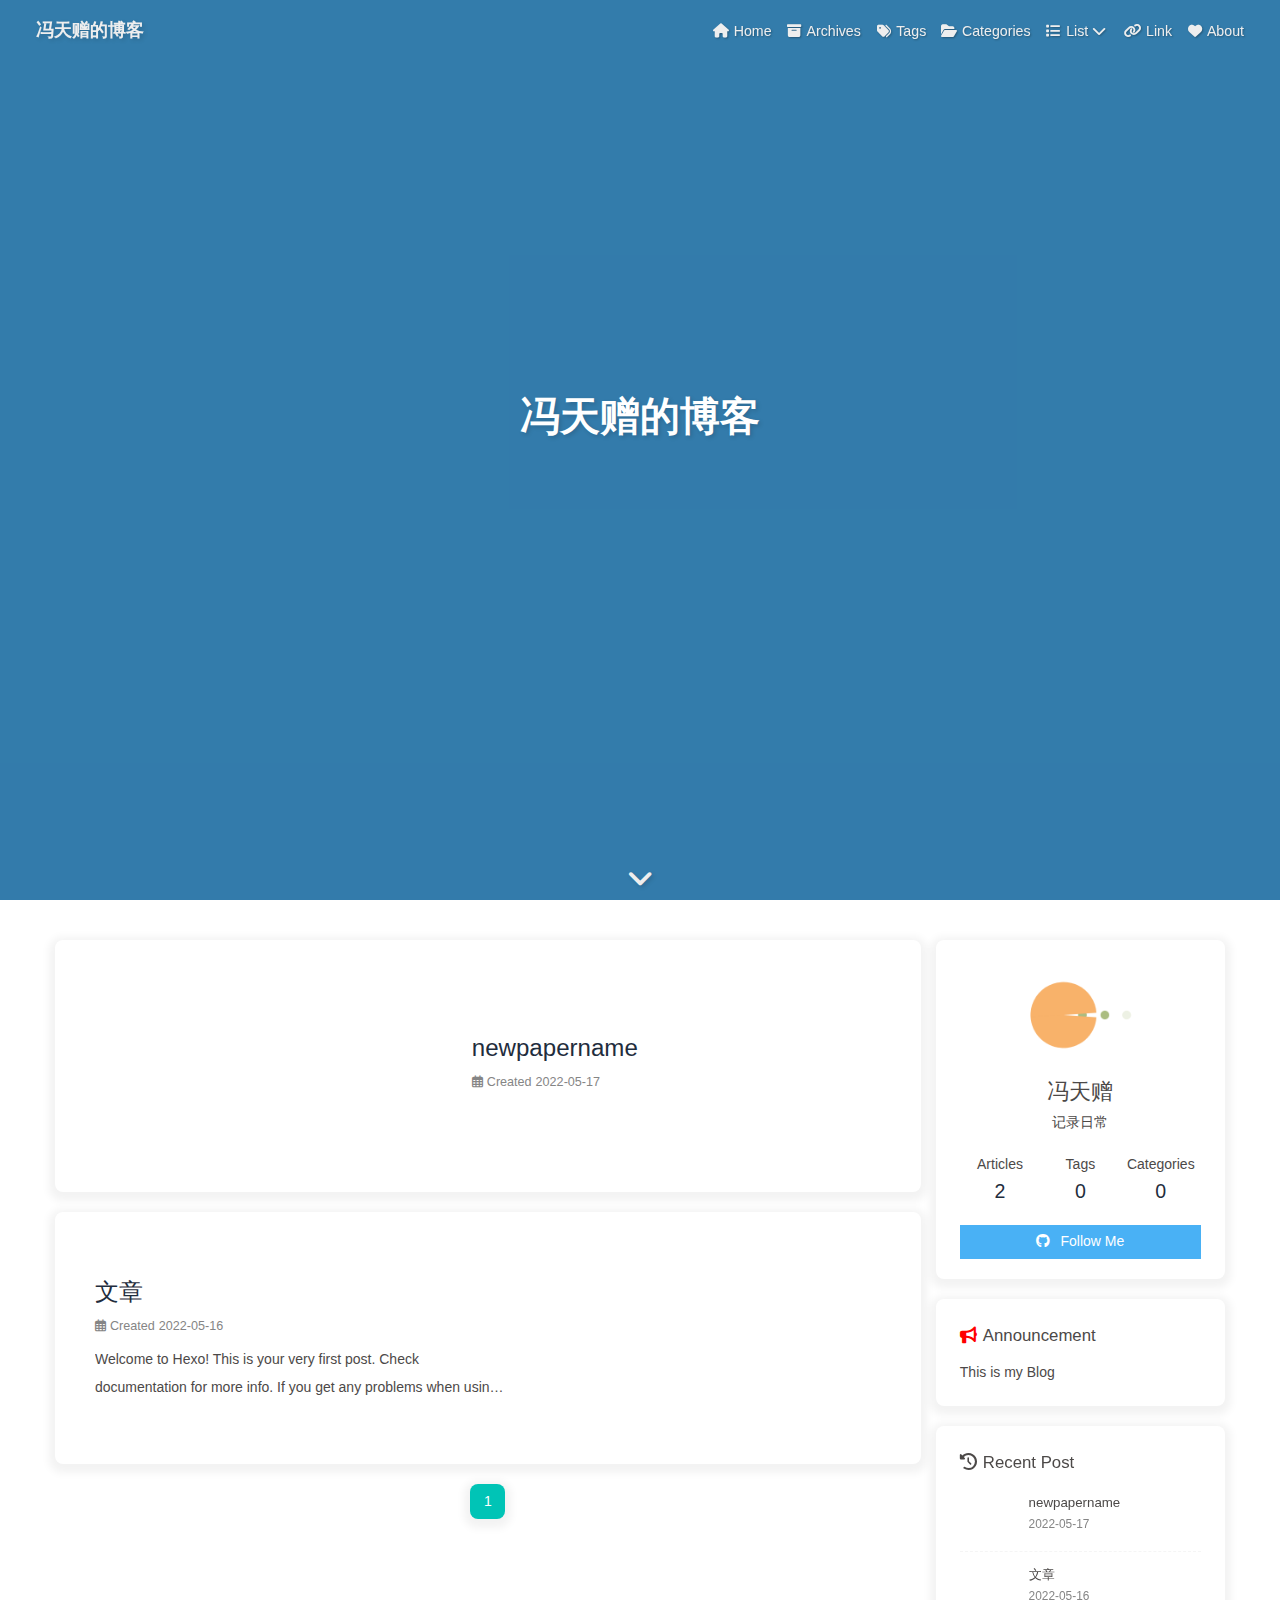
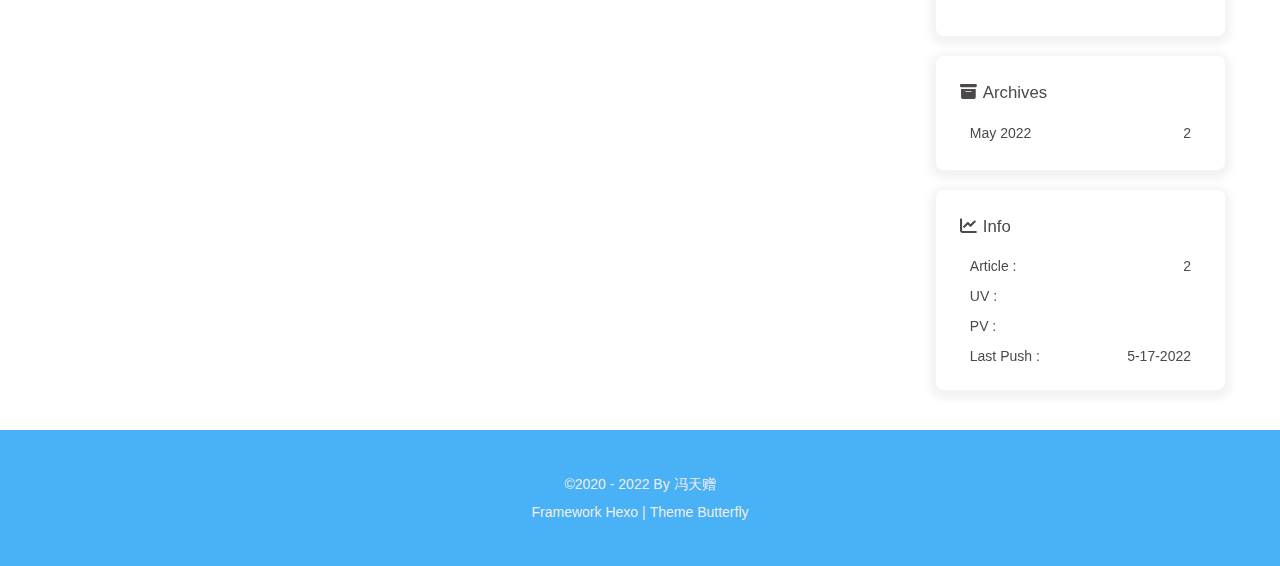
<file: index.html>
<!DOCTYPE html><html lang="js" data-theme="light"><head><meta charset="UTF-8"><meta http-equiv="X-UA-Compatible" content="IE=edge"><meta name="viewport" content="width=device-width, initial-scale=1.0, maximum-scale=1.0, user-scalable=no"><title>冯天赠的博客 - 博客</title><meta name="author" content="冯天赠"><meta name="copyright" content="冯天赠"><meta name="format-detection" content="telephone=no"><meta name="theme-color" content="#ffffff"><meta name="description" content="记录日常">
<meta property="og:type" content="website">
<meta property="og:title" content="冯天赠的博客">
<meta property="og:url" content="http://fengtianzeng.co/index.html">
<meta property="og:site_name" content="冯天赠的博客">
<meta property="og:description" content="记录日常">
<meta property="og:locale">
<meta property="og:image" content="https://i.loli.net/2021/02/24/5O1day2nriDzjSu.png">
<meta property="article:author" content="冯天赠">
<meta name="twitter:card" content="summary">
<meta name="twitter:image" content="https://i.loli.net/2021/02/24/5O1day2nriDzjSu.png"><link rel="shortcut icon" href="/img/favicon.png"><link rel="canonical" href="http://fengtianzeng.co/"><link rel="preconnect" href="//cdn.jsdelivr.net"/><link rel="preconnect" href="//busuanzi.ibruce.info"/><link rel="stylesheet" href="/css/index.css"><link rel="stylesheet" href="https://cdn.jsdelivr.net/npm/@fortawesome/fontawesome-free@6/css/all.min.css" media="print" onload="this.media='all'"><link rel="stylesheet" href="https://cdn.jsdelivr.net/npm/@fancyapps/ui/dist/fancybox.css" media="print" onload="this.media='all'"><script>const GLOBAL_CONFIG = { 
  root: '/',
  algolia: undefined,
  localSearch: undefined,
  translate: undefined,
  noticeOutdate: undefined,
  highlight: {"plugin":"highlighjs","highlightCopy":true,"highlightLang":true,"highlightHeightLimit":false},
  copy: {
    success: 'Copy successfully',
    error: 'Copy error',
    noSupport: 'The browser does not support'
  },
  relativeDate: {
    homepage: false,
    post: false
  },
  runtime: '',
  date_suffix: {
    just: 'Just',
    min: 'minutes ago',
    hour: 'hours ago',
    day: 'days ago',
    month: 'months ago'
  },
  copyright: undefined,
  lightbox: 'fancybox',
  Snackbar: undefined,
  source: {
    justifiedGallery: {
      js: 'https://cdn.jsdelivr.net/npm/flickr-justified-gallery@2/dist/fjGallery.min.js',
      css: 'https://cdn.jsdelivr.net/npm/flickr-justified-gallery@2/dist/fjGallery.min.css'
    }
  },
  isPhotoFigcaption: false,
  islazyload: false,
  isAnchor: false
}</script><script id="config-diff">var GLOBAL_CONFIG_SITE = {
  title: '冯天赠的博客',
  isPost: false,
  isHome: true,
  isHighlightShrink: false,
  isToc: false,
  postUpdate: '2022-05-17 10:05:20'
}</script><noscript><style type="text/css">
  #nav {
    opacity: 1
  }
  .justified-gallery img {
    opacity: 1
  }

  #recent-posts time,
  #post-meta time {
    display: inline !important
  }
</style></noscript><script>(win=>{
    win.saveToLocal = {
      set: function setWithExpiry(key, value, ttl) {
        if (ttl === 0) return
        const now = new Date()
        const expiryDay = ttl * 86400000
        const item = {
          value: value,
          expiry: now.getTime() + expiryDay,
        }
        localStorage.setItem(key, JSON.stringify(item))
      },

      get: function getWithExpiry(key) {
        const itemStr = localStorage.getItem(key)

        if (!itemStr) {
          return undefined
        }
        const item = JSON.parse(itemStr)
        const now = new Date()

        if (now.getTime() > item.expiry) {
          localStorage.removeItem(key)
          return undefined
        }
        return item.value
      }
    }
  
    win.getScript = url => new Promise((resolve, reject) => {
      const script = document.createElement('script')
      script.src = url
      script.async = true
      script.onerror = reject
      script.onload = script.onreadystatechange = function() {
        const loadState = this.readyState
        if (loadState && loadState !== 'loaded' && loadState !== 'complete') return
        script.onload = script.onreadystatechange = null
        resolve()
      }
      document.head.appendChild(script)
    })
  
      win.activateDarkMode = function () {
        document.documentElement.setAttribute('data-theme', 'dark')
        if (document.querySelector('meta[name="theme-color"]') !== null) {
          document.querySelector('meta[name="theme-color"]').setAttribute('content', '#0d0d0d')
        }
      }
      win.activateLightMode = function () {
        document.documentElement.setAttribute('data-theme', 'light')
        if (document.querySelector('meta[name="theme-color"]') !== null) {
          document.querySelector('meta[name="theme-color"]').setAttribute('content', '#ffffff')
        }
      }
      const t = saveToLocal.get('theme')
    
          if (t === 'dark') activateDarkMode()
          else if (t === 'light') activateLightMode()
        
      const asideStatus = saveToLocal.get('aside-status')
      if (asideStatus !== undefined) {
        if (asideStatus === 'hide') {
          document.documentElement.classList.add('hide-aside')
        } else {
          document.documentElement.classList.remove('hide-aside')
        }
      }
    
    const detectApple = () => {
      if(/iPad|iPhone|iPod|Macintosh/.test(navigator.userAgent)){
        document.documentElement.classList.add('apple')
      }
    }
    detectApple()
    })(window)</script><meta name="generator" content="Hexo 5.4.2"></head><body><div id="sidebar"><div id="menu-mask"></div><div id="sidebar-menus"><div class="avatar-img is-center"><img src="https://i.loli.net/2021/02/24/5O1day2nriDzjSu.png" onerror="onerror=null;src='/img/friend_404.gif'" alt="avatar"/></div><div class="sidebar-site-data site-data is-center"><a href="/archives/"><div class="headline">Articles</div><div class="length-num">2</div></a><a href="/tags/"><div class="headline">Tags</div><div class="length-num">0</div></a><a href="/categories/"><div class="headline">Categories</div><div class="length-num">0</div></a></div><hr/><div class="menus_items"><div class="menus_item"><a class="site-page" href="/"><i class="fa-fw fas fa-home"></i><span> Home</span></a></div><div class="menus_item"><a class="site-page" href="/archives/"><i class="fa-fw fas fa-archive"></i><span> Archives</span></a></div><div class="menus_item"><a class="site-page" href="/tags/"><i class="fa-fw fas fa-tags"></i><span> Tags</span></a></div><div class="menus_item"><a class="site-page" href="/categories/"><i class="fa-fw fas fa-folder-open"></i><span> Categories</span></a></div><div class="menus_item"><a class="site-page group" href="javascript:void(0);"><i class="fa-fw fas fa-list"></i><span> List</span><i class="fas fa-chevron-down"></i></a><ul class="menus_item_child"><li><a class="site-page child" href="/music/"><i class="fa-fw fas fa-music"></i><span> Music</span></a></li><li><a class="site-page child" href="/movies/"><i class="fa-fw fas fa-video"></i><span> Movie</span></a></li></ul></div><div class="menus_item"><a class="site-page" href="/link/"><i class="fa-fw fas fa-link"></i><span> Link</span></a></div><div class="menus_item"><a class="site-page" href="/about/"><i class="fa-fw fas fa-heart"></i><span> About</span></a></div></div></div></div><div class="page" id="body-wrap"><header class="full_page" id="page-header"><nav id="nav"><span id="blog_name"><a id="site-name" href="/">冯天赠的博客</a></span><div id="menus"><div class="menus_items"><div class="menus_item"><a class="site-page" href="/"><i class="fa-fw fas fa-home"></i><span> Home</span></a></div><div class="menus_item"><a class="site-page" href="/archives/"><i class="fa-fw fas fa-archive"></i><span> Archives</span></a></div><div class="menus_item"><a class="site-page" href="/tags/"><i class="fa-fw fas fa-tags"></i><span> Tags</span></a></div><div class="menus_item"><a class="site-page" href="/categories/"><i class="fa-fw fas fa-folder-open"></i><span> Categories</span></a></div><div class="menus_item"><a class="site-page group" href="javascript:void(0);"><i class="fa-fw fas fa-list"></i><span> List</span><i class="fas fa-chevron-down"></i></a><ul class="menus_item_child"><li><a class="site-page child" href="/music/"><i class="fa-fw fas fa-music"></i><span> Music</span></a></li><li><a class="site-page child" href="/movies/"><i class="fa-fw fas fa-video"></i><span> Movie</span></a></li></ul></div><div class="menus_item"><a class="site-page" href="/link/"><i class="fa-fw fas fa-link"></i><span> Link</span></a></div><div class="menus_item"><a class="site-page" href="/about/"><i class="fa-fw fas fa-heart"></i><span> About</span></a></div></div><div id="toggle-menu"><a class="site-page"><i class="fas fa-bars fa-fw"></i></a></div></div></nav><div id="site-info"><h1 id="site-title">冯天赠的博客</h1></div><div id="scroll-down"><i class="fas fa-angle-down scroll-down-effects"></i></div></header><main class="layout" id="content-inner"><div class="recent-posts" id="recent-posts"><div class="recent-post-item"><div class="post_cover left"><a href="/2022/05/17/newpapername/" title="newpapername"><img class="post_bg" src="[data-uri]" onerror="this.onerror=null;this.src='/img/404.jpg'" alt="newpapername"></a></div><div class="recent-post-info"><a class="article-title" href="/2022/05/17/newpapername/" title="newpapername">newpapername</a><div class="article-meta-wrap"><span class="post-meta-date"><i class="far fa-calendar-alt"></i><span class="article-meta-label">Created</span><time datetime="2022-05-17T00:41:28.000Z" title="Created 2022-05-17 00:41:28">2022-05-17</time></span></div><div class="content"></div></div></div><div class="recent-post-item"><div class="post_cover right"><a href="/2022/05/16/hello-world/" title="文章"><img class="post_bg" src="[data-uri]" onerror="this.onerror=null;this.src='/img/404.jpg'" alt="文章"></a></div><div class="recent-post-info"><a class="article-title" href="/2022/05/16/hello-world/" title="文章">文章</a><div class="article-meta-wrap"><span class="post-meta-date"><i class="far fa-calendar-alt"></i><span class="article-meta-label">Created</span><time datetime="2022-05-16T15:55:21.569Z" title="Created 2022-05-16 15:55:21">2022-05-16</time></span></div><div class="content">Welcome to Hexo! This is your very first post. Check documentation for more info. If you get any problems when using Hexo, you can find the answer in troubleshooting or you can ask me on GitHub.
Quick StartCreate a new post1$ hexo new &quot;My New Post&quot;

More info: Writing
Run server1$ hexo server

More info: Server
Generate static files1$ hexo generate

More info: Generating
Deploy to remote sites1$ hexo deploy

More info: Deployment
</div></div></div><nav id="pagination"><div class="pagination"><span class="page-number current">1</span></div></nav></div><div class="aside-content" id="aside-content"><div class="card-widget card-info"><div class="is-center"><div class="avatar-img"><img src="https://i.loli.net/2021/02/24/5O1day2nriDzjSu.png" onerror="this.onerror=null;this.src='/img/friend_404.gif'" alt="avatar"/></div><div class="author-info__name">冯天赠</div><div class="author-info__description">记录日常</div></div><div class="card-info-data site-data is-center"><a href="/archives/"><div class="headline">Articles</div><div class="length-num">2</div></a><a href="/tags/"><div class="headline">Tags</div><div class="length-num">0</div></a><a href="/categories/"><div class="headline">Categories</div><div class="length-num">0</div></a></div><a id="card-info-btn" target="_blank" rel="noopener" href="https://github.com/xxxxxx"><i class="fab fa-github"></i><span>Follow Me</span></a></div><div class="card-widget card-announcement"><div class="item-headline"><i class="fas fa-bullhorn fa-shake"></i><span>Announcement</span></div><div class="announcement_content">This is my Blog</div></div><div class="sticky_layout"><div class="card-widget card-recent-post"><div class="item-headline"><i class="fas fa-history"></i><span>Recent Post</span></div><div class="aside-list"><div class="aside-list-item"><a class="thumbnail" href="/2022/05/17/newpapername/" title="newpapername"><img src="[data-uri]" onerror="this.onerror=null;this.src='/img/404.jpg'" alt="newpapername"/></a><div class="content"><a class="title" href="/2022/05/17/newpapername/" title="newpapername">newpapername</a><time datetime="2022-05-17T00:41:28.000Z" title="Created 2022-05-17 00:41:28">2022-05-17</time></div></div><div class="aside-list-item"><a class="thumbnail" href="/2022/05/16/hello-world/" title="文章"><img src="[data-uri]" onerror="this.onerror=null;this.src='/img/404.jpg'" alt="文章"/></a><div class="content"><a class="title" href="/2022/05/16/hello-world/" title="文章">文章</a><time datetime="2022-05-16T15:55:21.569Z" title="Created 2022-05-16 15:55:21">2022-05-16</time></div></div></div></div><div class="card-widget card-archives"><div class="item-headline"><i class="fas fa-archive"></i><span>Archives</span></div><ul class="card-archive-list"><li class="card-archive-list-item"><a class="card-archive-list-link" href="/archives/2022/05/"><span class="card-archive-list-date">May 2022</span><span class="card-archive-list-count">2</span></a></li></ul></div><div class="card-widget card-webinfo"><div class="item-headline"><i class="fas fa-chart-line"></i><span>Info</span></div><div class="webinfo"><div class="webinfo-item"><div class="item-name">Article :</div><div class="item-count">2</div></div><div class="webinfo-item"><div class="item-name">UV :</div><div class="item-count" id="busuanzi_value_site_uv"></div></div><div class="webinfo-item"><div class="item-name">PV :</div><div class="item-count" id="busuanzi_value_site_pv"></div></div><div class="webinfo-item"><div class="item-name">Last Push :</div><div class="item-count" id="last-push-date" data-lastPushDate="2022-05-17T10:05:20.749Z"></div></div></div></div></div></div></main><footer id="footer"><div id="footer-wrap"><div class="copyright">&copy;2020 - 2022 By 冯天赠</div><div class="framework-info"><span>Framework </span><a target="_blank" rel="noopener" href="https://hexo.io">Hexo</a><span class="footer-separator">|</span><span>Theme </span><a target="_blank" rel="noopener" href="https://github.com/jerryc127/hexo-theme-butterfly">Butterfly</a></div></div></footer></div><div id="rightside"><div id="rightside-config-hide"><button id="darkmode" type="button" title="Toggle Between Light And Dark Mode"><i class="fas fa-adjust"></i></button><button id="hide-aside-btn" type="button" title="Toggle between single-column and double-column"><i class="fas fa-arrows-alt-h"></i></button></div><div id="rightside-config-show"><button id="rightside_config" type="button" title="Setting"><i class="fas fa-cog fa-spin"></i></button><button id="go-up" type="button" title="Back To Top"><i class="fas fa-arrow-up"></i></button></div></div><div><script src="/js/utils.js"></script><script src="/js/main.js"></script><script src="https://cdn.jsdelivr.net/npm/@fancyapps/ui/dist/fancybox.umd.js"></script><div class="js-pjax"></div><script async data-pjax src="//busuanzi.ibruce.info/busuanzi/2.3/busuanzi.pure.mini.js"></script></div></body></html>
</file>
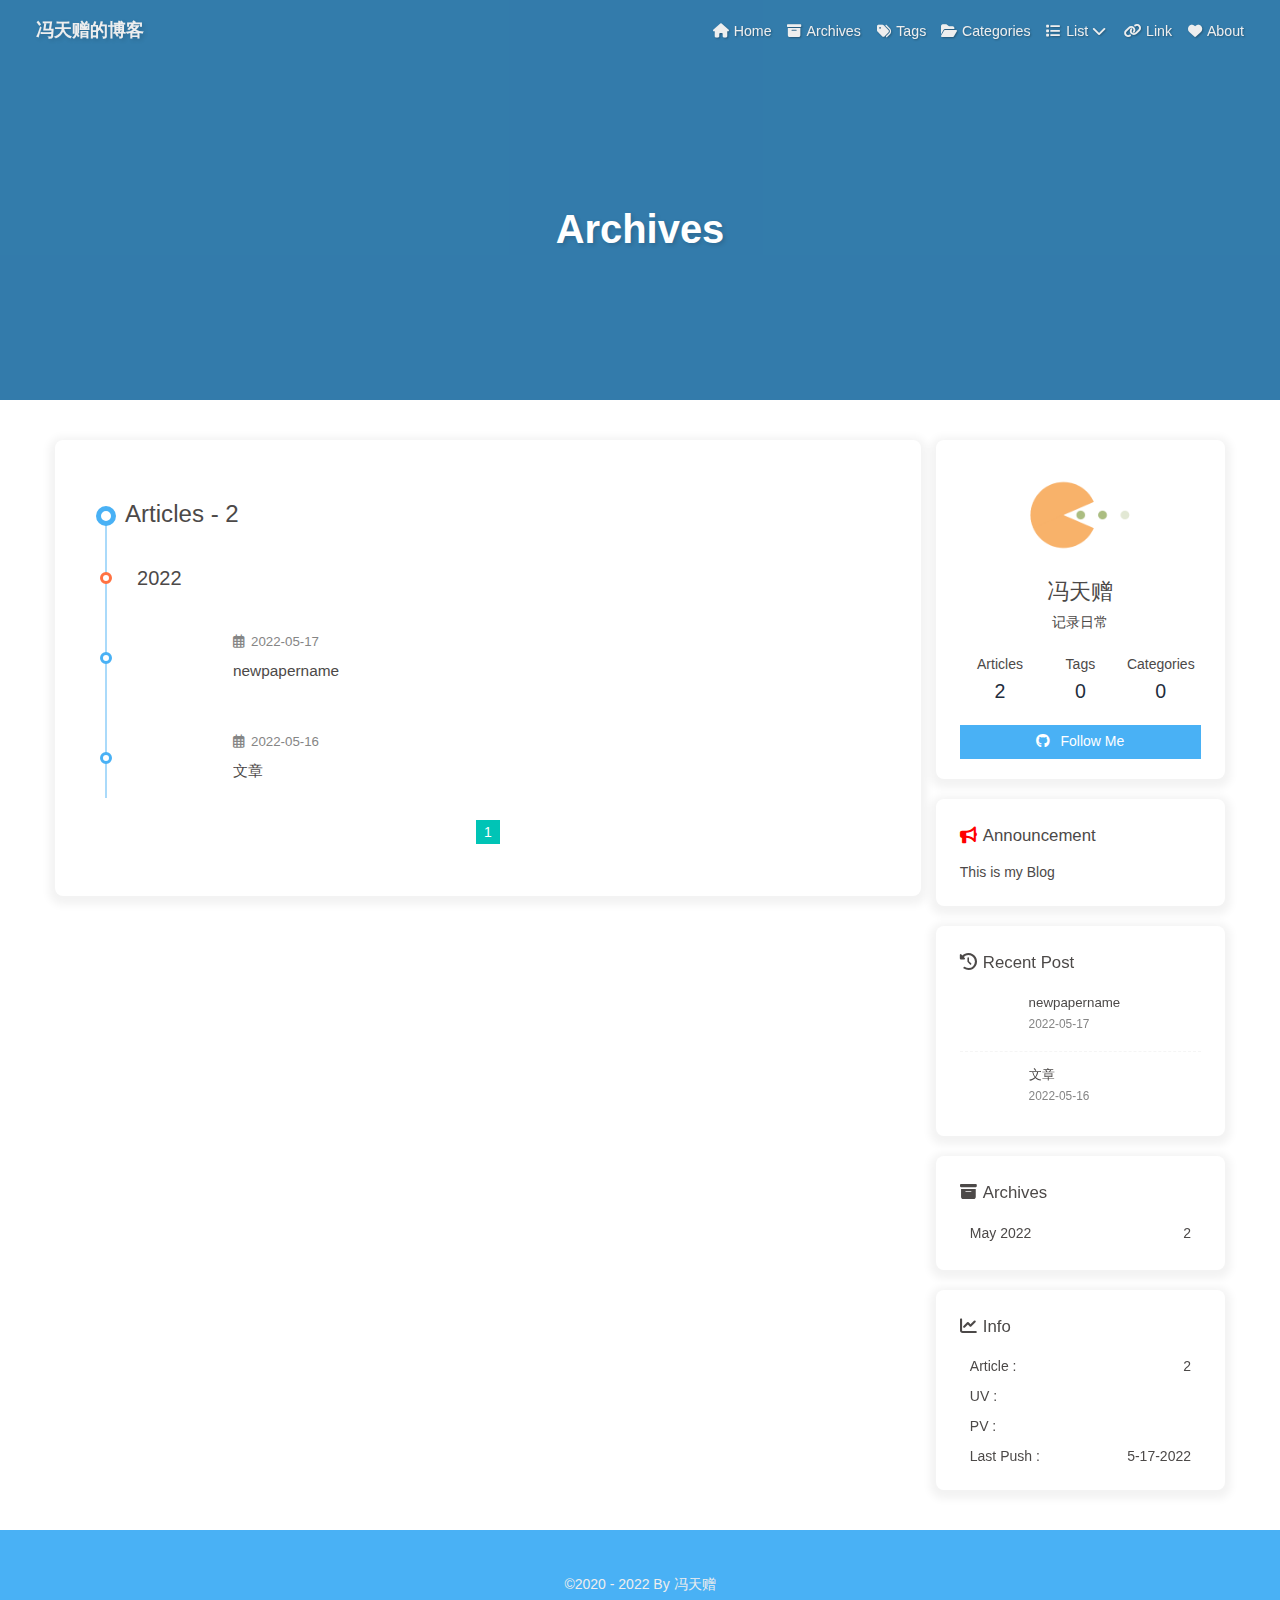
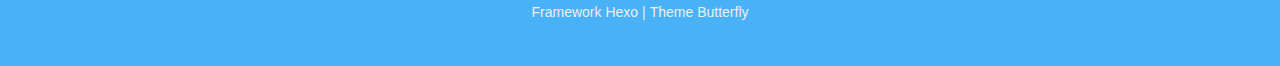
<file: archives/index.html>
<!DOCTYPE html><html lang="js" data-theme="light"><head><meta charset="UTF-8"><meta http-equiv="X-UA-Compatible" content="IE=edge"><meta name="viewport" content="width=device-width, initial-scale=1.0, maximum-scale=1.0, user-scalable=no"><title>Archives | 冯天赠的博客</title><meta name="author" content="冯天赠"><meta name="copyright" content="冯天赠"><meta name="format-detection" content="telephone=no"><meta name="theme-color" content="#ffffff"><meta name="description" content="记录日常">
<meta property="og:type" content="website">
<meta property="og:title" content="冯天赠的博客">
<meta property="og:url" content="http://fengtianzeng.co/archives/index.html">
<meta property="og:site_name" content="冯天赠的博客">
<meta property="og:description" content="记录日常">
<meta property="og:locale">
<meta property="og:image" content="https://i.loli.net/2021/02/24/5O1day2nriDzjSu.png">
<meta property="article:author" content="冯天赠">
<meta name="twitter:card" content="summary">
<meta name="twitter:image" content="https://i.loli.net/2021/02/24/5O1day2nriDzjSu.png"><link rel="shortcut icon" href="/img/favicon.png"><link rel="canonical" href="http://fengtianzeng.co/archives/"><link rel="preconnect" href="//cdn.jsdelivr.net"/><link rel="preconnect" href="//busuanzi.ibruce.info"/><link rel="stylesheet" href="/css/index.css"><link rel="stylesheet" href="https://cdn.jsdelivr.net/npm/@fortawesome/fontawesome-free@6/css/all.min.css" media="print" onload="this.media='all'"><link rel="stylesheet" href="https://cdn.jsdelivr.net/npm/@fancyapps/ui/dist/fancybox.css" media="print" onload="this.media='all'"><script>const GLOBAL_CONFIG = { 
  root: '/',
  algolia: undefined,
  localSearch: undefined,
  translate: undefined,
  noticeOutdate: undefined,
  highlight: {"plugin":"highlighjs","highlightCopy":true,"highlightLang":true,"highlightHeightLimit":false},
  copy: {
    success: 'Copy successfully',
    error: 'Copy error',
    noSupport: 'The browser does not support'
  },
  relativeDate: {
    homepage: false,
    post: false
  },
  runtime: '',
  date_suffix: {
    just: 'Just',
    min: 'minutes ago',
    hour: 'hours ago',
    day: 'days ago',
    month: 'months ago'
  },
  copyright: undefined,
  lightbox: 'fancybox',
  Snackbar: undefined,
  source: {
    justifiedGallery: {
      js: 'https://cdn.jsdelivr.net/npm/flickr-justified-gallery@2/dist/fjGallery.min.js',
      css: 'https://cdn.jsdelivr.net/npm/flickr-justified-gallery@2/dist/fjGallery.min.css'
    }
  },
  isPhotoFigcaption: false,
  islazyload: false,
  isAnchor: false
}</script><script id="config-diff">var GLOBAL_CONFIG_SITE = {
  title: 'Archives',
  isPost: false,
  isHome: false,
  isHighlightShrink: false,
  isToc: false,
  postUpdate: '2022-05-17 10:05:20'
}</script><noscript><style type="text/css">
  #nav {
    opacity: 1
  }
  .justified-gallery img {
    opacity: 1
  }

  #recent-posts time,
  #post-meta time {
    display: inline !important
  }
</style></noscript><script>(win=>{
    win.saveToLocal = {
      set: function setWithExpiry(key, value, ttl) {
        if (ttl === 0) return
        const now = new Date()
        const expiryDay = ttl * 86400000
        const item = {
          value: value,
          expiry: now.getTime() + expiryDay,
        }
        localStorage.setItem(key, JSON.stringify(item))
      },

      get: function getWithExpiry(key) {
        const itemStr = localStorage.getItem(key)

        if (!itemStr) {
          return undefined
        }
        const item = JSON.parse(itemStr)
        const now = new Date()

        if (now.getTime() > item.expiry) {
          localStorage.removeItem(key)
          return undefined
        }
        return item.value
      }
    }
  
    win.getScript = url => new Promise((resolve, reject) => {
      const script = document.createElement('script')
      script.src = url
      script.async = true
      script.onerror = reject
      script.onload = script.onreadystatechange = function() {
        const loadState = this.readyState
        if (loadState && loadState !== 'loaded' && loadState !== 'complete') return
        script.onload = script.onreadystatechange = null
        resolve()
      }
      document.head.appendChild(script)
    })
  
      win.activateDarkMode = function () {
        document.documentElement.setAttribute('data-theme', 'dark')
        if (document.querySelector('meta[name="theme-color"]') !== null) {
          document.querySelector('meta[name="theme-color"]').setAttribute('content', '#0d0d0d')
        }
      }
      win.activateLightMode = function () {
        document.documentElement.setAttribute('data-theme', 'light')
        if (document.querySelector('meta[name="theme-color"]') !== null) {
          document.querySelector('meta[name="theme-color"]').setAttribute('content', '#ffffff')
        }
      }
      const t = saveToLocal.get('theme')
    
          if (t === 'dark') activateDarkMode()
          else if (t === 'light') activateLightMode()
        
      const asideStatus = saveToLocal.get('aside-status')
      if (asideStatus !== undefined) {
        if (asideStatus === 'hide') {
          document.documentElement.classList.add('hide-aside')
        } else {
          document.documentElement.classList.remove('hide-aside')
        }
      }
    
    const detectApple = () => {
      if(/iPad|iPhone|iPod|Macintosh/.test(navigator.userAgent)){
        document.documentElement.classList.add('apple')
      }
    }
    detectApple()
    })(window)</script><meta name="generator" content="Hexo 5.4.2"></head><body><div id="sidebar"><div id="menu-mask"></div><div id="sidebar-menus"><div class="avatar-img is-center"><img src="https://i.loli.net/2021/02/24/5O1day2nriDzjSu.png" onerror="onerror=null;src='/img/friend_404.gif'" alt="avatar"/></div><div class="sidebar-site-data site-data is-center"><a href="/archives/"><div class="headline">Articles</div><div class="length-num">2</div></a><a href="/tags/"><div class="headline">Tags</div><div class="length-num">0</div></a><a href="/categories/"><div class="headline">Categories</div><div class="length-num">0</div></a></div><hr/><div class="menus_items"><div class="menus_item"><a class="site-page" href="/"><i class="fa-fw fas fa-home"></i><span> Home</span></a></div><div class="menus_item"><a class="site-page" href="/archives/"><i class="fa-fw fas fa-archive"></i><span> Archives</span></a></div><div class="menus_item"><a class="site-page" href="/tags/"><i class="fa-fw fas fa-tags"></i><span> Tags</span></a></div><div class="menus_item"><a class="site-page" href="/categories/"><i class="fa-fw fas fa-folder-open"></i><span> Categories</span></a></div><div class="menus_item"><a class="site-page group" href="javascript:void(0);"><i class="fa-fw fas fa-list"></i><span> List</span><i class="fas fa-chevron-down"></i></a><ul class="menus_item_child"><li><a class="site-page child" href="/music/"><i class="fa-fw fas fa-music"></i><span> Music</span></a></li><li><a class="site-page child" href="/movies/"><i class="fa-fw fas fa-video"></i><span> Movie</span></a></li></ul></div><div class="menus_item"><a class="site-page" href="/link/"><i class="fa-fw fas fa-link"></i><span> Link</span></a></div><div class="menus_item"><a class="site-page" href="/about/"><i class="fa-fw fas fa-heart"></i><span> About</span></a></div></div></div></div><div class="page" id="body-wrap"><header class="not-home-page" id="page-header"><nav id="nav"><span id="blog_name"><a id="site-name" href="/">冯天赠的博客</a></span><div id="menus"><div class="menus_items"><div class="menus_item"><a class="site-page" href="/"><i class="fa-fw fas fa-home"></i><span> Home</span></a></div><div class="menus_item"><a class="site-page" href="/archives/"><i class="fa-fw fas fa-archive"></i><span> Archives</span></a></div><div class="menus_item"><a class="site-page" href="/tags/"><i class="fa-fw fas fa-tags"></i><span> Tags</span></a></div><div class="menus_item"><a class="site-page" href="/categories/"><i class="fa-fw fas fa-folder-open"></i><span> Categories</span></a></div><div class="menus_item"><a class="site-page group" href="javascript:void(0);"><i class="fa-fw fas fa-list"></i><span> List</span><i class="fas fa-chevron-down"></i></a><ul class="menus_item_child"><li><a class="site-page child" href="/music/"><i class="fa-fw fas fa-music"></i><span> Music</span></a></li><li><a class="site-page child" href="/movies/"><i class="fa-fw fas fa-video"></i><span> Movie</span></a></li></ul></div><div class="menus_item"><a class="site-page" href="/link/"><i class="fa-fw fas fa-link"></i><span> Link</span></a></div><div class="menus_item"><a class="site-page" href="/about/"><i class="fa-fw fas fa-heart"></i><span> About</span></a></div></div><div id="toggle-menu"><a class="site-page"><i class="fas fa-bars fa-fw"></i></a></div></div></nav><div id="page-site-info"><h1 id="site-title">Archives</h1></div></header><main class="layout" id="content-inner"><div id="archive"><div class="article-sort-title">Articles - 2</div><div class="article-sort"><div class="article-sort-item year">2022</div><div class="article-sort-item"><a class="article-sort-item-img" href="/2022/05/17/newpapername/" title="newpapername"><img src="[data-uri]" alt="newpapername" onerror="this.onerror=null;this.src='/img/404.jpg'"></a><div class="article-sort-item-info"><div class="article-sort-item-time"><i class="far fa-calendar-alt"></i><time class="post-meta-date-created" datetime="2022-05-17T00:41:28.000Z" title="Created 2022-05-17 00:41:28">2022-05-17</time></div><a class="article-sort-item-title" href="/2022/05/17/newpapername/" title="newpapername">newpapername</a></div></div><div class="article-sort-item"><a class="article-sort-item-img" href="/2022/05/16/hello-world/" title="文章"><img src="[data-uri]" alt="文章" onerror="this.onerror=null;this.src='/img/404.jpg'"></a><div class="article-sort-item-info"><div class="article-sort-item-time"><i class="far fa-calendar-alt"></i><time class="post-meta-date-created" datetime="2022-05-16T15:55:21.569Z" title="Created 2022-05-16 15:55:21">2022-05-16</time></div><a class="article-sort-item-title" href="/2022/05/16/hello-world/" title="文章">文章</a></div></div></div><nav id="pagination"><div class="pagination"><span class="page-number current">1</span></div></nav></div><div class="aside-content" id="aside-content"><div class="card-widget card-info"><div class="is-center"><div class="avatar-img"><img src="https://i.loli.net/2021/02/24/5O1day2nriDzjSu.png" onerror="this.onerror=null;this.src='/img/friend_404.gif'" alt="avatar"/></div><div class="author-info__name">冯天赠</div><div class="author-info__description">记录日常</div></div><div class="card-info-data site-data is-center"><a href="/archives/"><div class="headline">Articles</div><div class="length-num">2</div></a><a href="/tags/"><div class="headline">Tags</div><div class="length-num">0</div></a><a href="/categories/"><div class="headline">Categories</div><div class="length-num">0</div></a></div><a id="card-info-btn" target="_blank" rel="noopener" href="https://github.com/xxxxxx"><i class="fab fa-github"></i><span>Follow Me</span></a></div><div class="card-widget card-announcement"><div class="item-headline"><i class="fas fa-bullhorn fa-shake"></i><span>Announcement</span></div><div class="announcement_content">This is my Blog</div></div><div class="sticky_layout"><div class="card-widget card-recent-post"><div class="item-headline"><i class="fas fa-history"></i><span>Recent Post</span></div><div class="aside-list"><div class="aside-list-item"><a class="thumbnail" href="/2022/05/17/newpapername/" title="newpapername"><img src="[data-uri]" onerror="this.onerror=null;this.src='/img/404.jpg'" alt="newpapername"/></a><div class="content"><a class="title" href="/2022/05/17/newpapername/" title="newpapername">newpapername</a><time datetime="2022-05-17T00:41:28.000Z" title="Created 2022-05-17 00:41:28">2022-05-17</time></div></div><div class="aside-list-item"><a class="thumbnail" href="/2022/05/16/hello-world/" title="文章"><img src="[data-uri]" onerror="this.onerror=null;this.src='/img/404.jpg'" alt="文章"/></a><div class="content"><a class="title" href="/2022/05/16/hello-world/" title="文章">文章</a><time datetime="2022-05-16T15:55:21.569Z" title="Created 2022-05-16 15:55:21">2022-05-16</time></div></div></div></div><div class="card-widget card-archives"><div class="item-headline"><i class="fas fa-archive"></i><span>Archives</span></div><ul class="card-archive-list"><li class="card-archive-list-item"><a class="card-archive-list-link" href="/archives/2022/05/"><span class="card-archive-list-date">May 2022</span><span class="card-archive-list-count">2</span></a></li></ul></div><div class="card-widget card-webinfo"><div class="item-headline"><i class="fas fa-chart-line"></i><span>Info</span></div><div class="webinfo"><div class="webinfo-item"><div class="item-name">Article :</div><div class="item-count">2</div></div><div class="webinfo-item"><div class="item-name">UV :</div><div class="item-count" id="busuanzi_value_site_uv"></div></div><div class="webinfo-item"><div class="item-name">PV :</div><div class="item-count" id="busuanzi_value_site_pv"></div></div><div class="webinfo-item"><div class="item-name">Last Push :</div><div class="item-count" id="last-push-date" data-lastPushDate="2022-05-17T10:05:20.749Z"></div></div></div></div></div></div></main><footer id="footer"><div id="footer-wrap"><div class="copyright">&copy;2020 - 2022 By 冯天赠</div><div class="framework-info"><span>Framework </span><a target="_blank" rel="noopener" href="https://hexo.io">Hexo</a><span class="footer-separator">|</span><span>Theme </span><a target="_blank" rel="noopener" href="https://github.com/jerryc127/hexo-theme-butterfly">Butterfly</a></div></div></footer></div><div id="rightside"><div id="rightside-config-hide"><button id="darkmode" type="button" title="Toggle Between Light And Dark Mode"><i class="fas fa-adjust"></i></button><button id="hide-aside-btn" type="button" title="Toggle between single-column and double-column"><i class="fas fa-arrows-alt-h"></i></button></div><div id="rightside-config-show"><button id="rightside_config" type="button" title="Setting"><i class="fas fa-cog fa-spin"></i></button><button id="go-up" type="button" title="Back To Top"><i class="fas fa-arrow-up"></i></button></div></div><div><script src="/js/utils.js"></script><script src="/js/main.js"></script><script src="https://cdn.jsdelivr.net/npm/@fancyapps/ui/dist/fancybox.umd.js"></script><div class="js-pjax"></div><script async data-pjax src="//busuanzi.ibruce.info/busuanzi/2.3/busuanzi.pure.mini.js"></script></div></body></html>
</file>
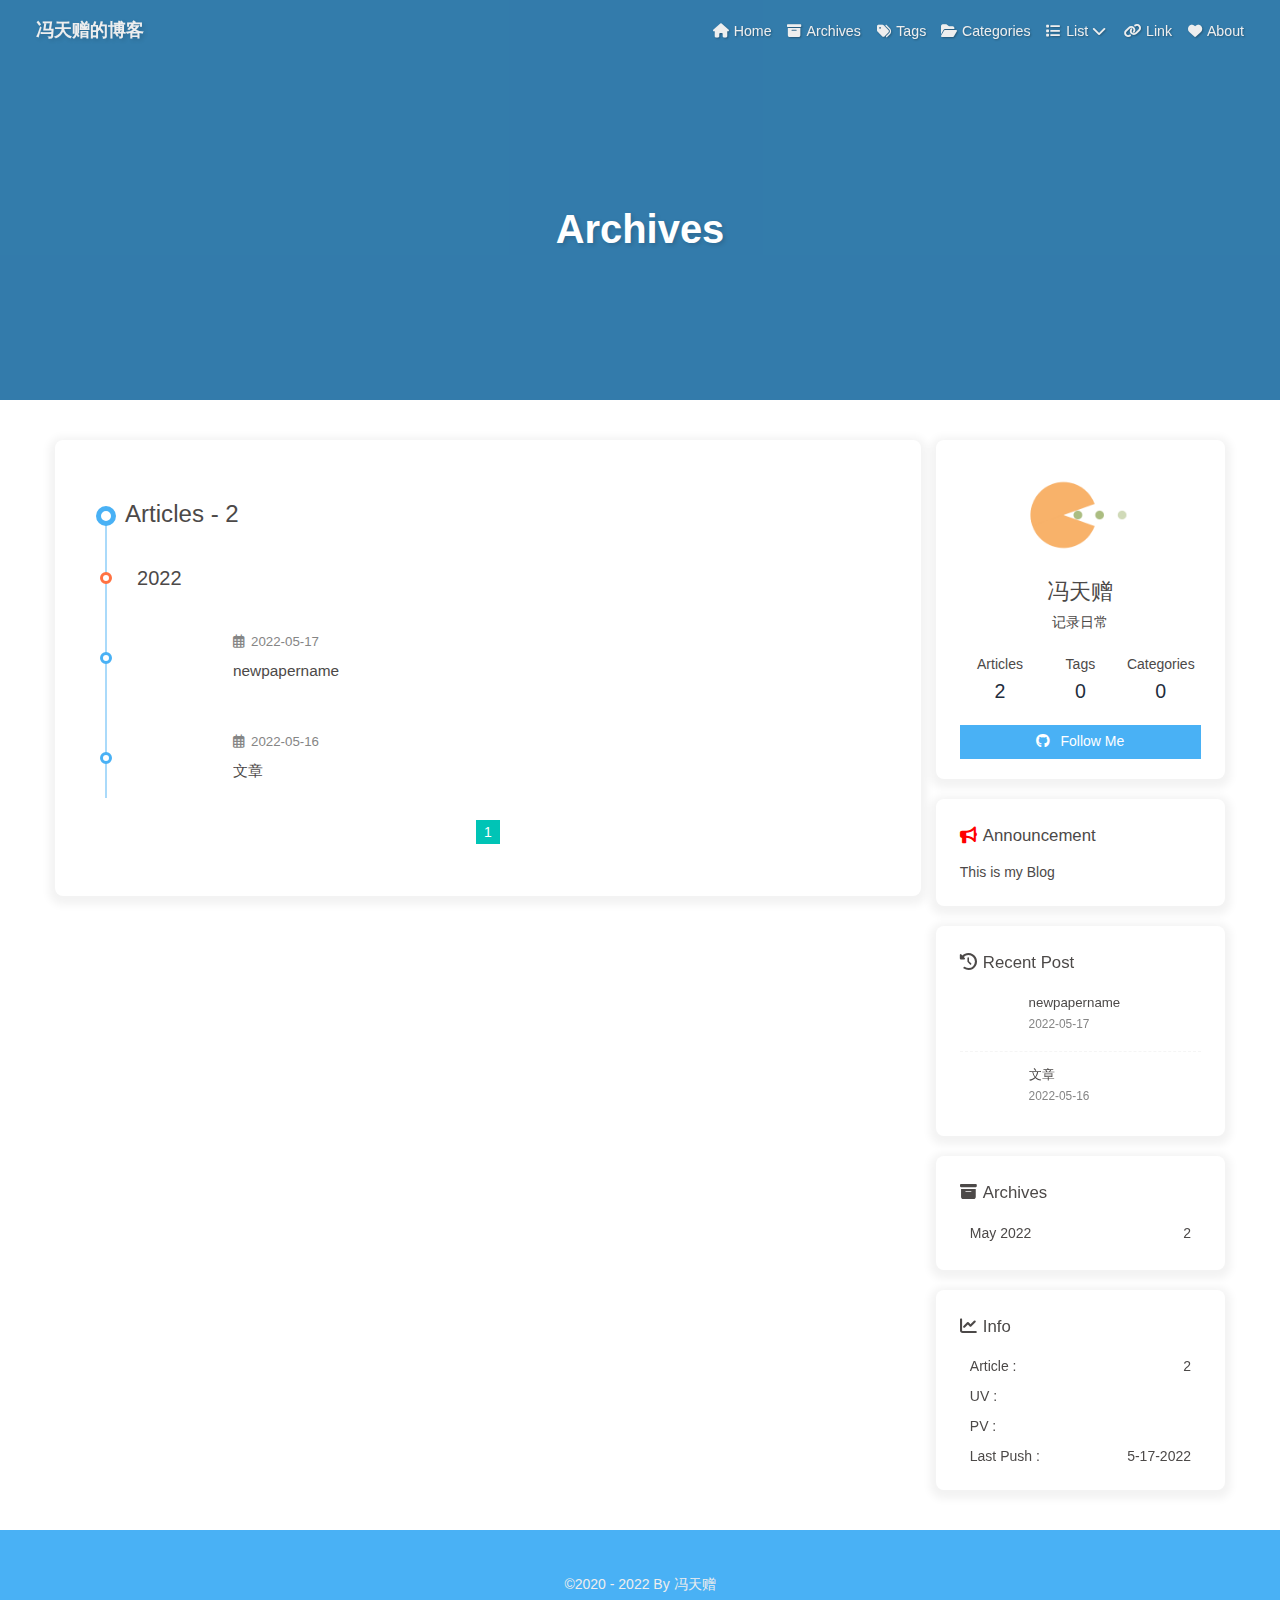
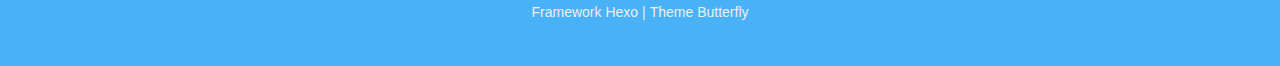
<file: archives/2022/index.html>
<!DOCTYPE html><html lang="js" data-theme="light"><head><meta charset="UTF-8"><meta http-equiv="X-UA-Compatible" content="IE=edge"><meta name="viewport" content="width=device-width, initial-scale=1.0, maximum-scale=1.0, user-scalable=no"><title>Archives | 冯天赠的博客</title><meta name="author" content="冯天赠"><meta name="copyright" content="冯天赠"><meta name="format-detection" content="telephone=no"><meta name="theme-color" content="#ffffff"><meta name="description" content="记录日常">
<meta property="og:type" content="website">
<meta property="og:title" content="冯天赠的博客">
<meta property="og:url" content="http://fengtianzeng.co/archives/2022/index.html">
<meta property="og:site_name" content="冯天赠的博客">
<meta property="og:description" content="记录日常">
<meta property="og:locale">
<meta property="og:image" content="https://i.loli.net/2021/02/24/5O1day2nriDzjSu.png">
<meta property="article:author" content="冯天赠">
<meta name="twitter:card" content="summary">
<meta name="twitter:image" content="https://i.loli.net/2021/02/24/5O1day2nriDzjSu.png"><link rel="shortcut icon" href="/img/favicon.png"><link rel="canonical" href="http://fengtianzeng.co/archives/2022/"><link rel="preconnect" href="//cdn.jsdelivr.net"/><link rel="preconnect" href="//busuanzi.ibruce.info"/><link rel="stylesheet" href="/css/index.css"><link rel="stylesheet" href="https://cdn.jsdelivr.net/npm/@fortawesome/fontawesome-free@6/css/all.min.css" media="print" onload="this.media='all'"><link rel="stylesheet" href="https://cdn.jsdelivr.net/npm/@fancyapps/ui/dist/fancybox.css" media="print" onload="this.media='all'"><script>const GLOBAL_CONFIG = { 
  root: '/',
  algolia: undefined,
  localSearch: undefined,
  translate: undefined,
  noticeOutdate: undefined,
  highlight: {"plugin":"highlighjs","highlightCopy":true,"highlightLang":true,"highlightHeightLimit":false},
  copy: {
    success: 'Copy successfully',
    error: 'Copy error',
    noSupport: 'The browser does not support'
  },
  relativeDate: {
    homepage: false,
    post: false
  },
  runtime: '',
  date_suffix: {
    just: 'Just',
    min: 'minutes ago',
    hour: 'hours ago',
    day: 'days ago',
    month: 'months ago'
  },
  copyright: undefined,
  lightbox: 'fancybox',
  Snackbar: undefined,
  source: {
    justifiedGallery: {
      js: 'https://cdn.jsdelivr.net/npm/flickr-justified-gallery@2/dist/fjGallery.min.js',
      css: 'https://cdn.jsdelivr.net/npm/flickr-justified-gallery@2/dist/fjGallery.min.css'
    }
  },
  isPhotoFigcaption: false,
  islazyload: false,
  isAnchor: false
}</script><script id="config-diff">var GLOBAL_CONFIG_SITE = {
  title: 'Archives',
  isPost: false,
  isHome: false,
  isHighlightShrink: false,
  isToc: false,
  postUpdate: '2022-05-17 10:05:20'
}</script><noscript><style type="text/css">
  #nav {
    opacity: 1
  }
  .justified-gallery img {
    opacity: 1
  }

  #recent-posts time,
  #post-meta time {
    display: inline !important
  }
</style></noscript><script>(win=>{
    win.saveToLocal = {
      set: function setWithExpiry(key, value, ttl) {
        if (ttl === 0) return
        const now = new Date()
        const expiryDay = ttl * 86400000
        const item = {
          value: value,
          expiry: now.getTime() + expiryDay,
        }
        localStorage.setItem(key, JSON.stringify(item))
      },

      get: function getWithExpiry(key) {
        const itemStr = localStorage.getItem(key)

        if (!itemStr) {
          return undefined
        }
        const item = JSON.parse(itemStr)
        const now = new Date()

        if (now.getTime() > item.expiry) {
          localStorage.removeItem(key)
          return undefined
        }
        return item.value
      }
    }
  
    win.getScript = url => new Promise((resolve, reject) => {
      const script = document.createElement('script')
      script.src = url
      script.async = true
      script.onerror = reject
      script.onload = script.onreadystatechange = function() {
        const loadState = this.readyState
        if (loadState && loadState !== 'loaded' && loadState !== 'complete') return
        script.onload = script.onreadystatechange = null
        resolve()
      }
      document.head.appendChild(script)
    })
  
      win.activateDarkMode = function () {
        document.documentElement.setAttribute('data-theme', 'dark')
        if (document.querySelector('meta[name="theme-color"]') !== null) {
          document.querySelector('meta[name="theme-color"]').setAttribute('content', '#0d0d0d')
        }
      }
      win.activateLightMode = function () {
        document.documentElement.setAttribute('data-theme', 'light')
        if (document.querySelector('meta[name="theme-color"]') !== null) {
          document.querySelector('meta[name="theme-color"]').setAttribute('content', '#ffffff')
        }
      }
      const t = saveToLocal.get('theme')
    
          if (t === 'dark') activateDarkMode()
          else if (t === 'light') activateLightMode()
        
      const asideStatus = saveToLocal.get('aside-status')
      if (asideStatus !== undefined) {
        if (asideStatus === 'hide') {
          document.documentElement.classList.add('hide-aside')
        } else {
          document.documentElement.classList.remove('hide-aside')
        }
      }
    
    const detectApple = () => {
      if(/iPad|iPhone|iPod|Macintosh/.test(navigator.userAgent)){
        document.documentElement.classList.add('apple')
      }
    }
    detectApple()
    })(window)</script><meta name="generator" content="Hexo 5.4.2"></head><body><div id="sidebar"><div id="menu-mask"></div><div id="sidebar-menus"><div class="avatar-img is-center"><img src="https://i.loli.net/2021/02/24/5O1day2nriDzjSu.png" onerror="onerror=null;src='/img/friend_404.gif'" alt="avatar"/></div><div class="sidebar-site-data site-data is-center"><a href="/archives/"><div class="headline">Articles</div><div class="length-num">2</div></a><a href="/tags/"><div class="headline">Tags</div><div class="length-num">0</div></a><a href="/categories/"><div class="headline">Categories</div><div class="length-num">0</div></a></div><hr/><div class="menus_items"><div class="menus_item"><a class="site-page" href="/"><i class="fa-fw fas fa-home"></i><span> Home</span></a></div><div class="menus_item"><a class="site-page" href="/archives/"><i class="fa-fw fas fa-archive"></i><span> Archives</span></a></div><div class="menus_item"><a class="site-page" href="/tags/"><i class="fa-fw fas fa-tags"></i><span> Tags</span></a></div><div class="menus_item"><a class="site-page" href="/categories/"><i class="fa-fw fas fa-folder-open"></i><span> Categories</span></a></div><div class="menus_item"><a class="site-page group" href="javascript:void(0);"><i class="fa-fw fas fa-list"></i><span> List</span><i class="fas fa-chevron-down"></i></a><ul class="menus_item_child"><li><a class="site-page child" href="/music/"><i class="fa-fw fas fa-music"></i><span> Music</span></a></li><li><a class="site-page child" href="/movies/"><i class="fa-fw fas fa-video"></i><span> Movie</span></a></li></ul></div><div class="menus_item"><a class="site-page" href="/link/"><i class="fa-fw fas fa-link"></i><span> Link</span></a></div><div class="menus_item"><a class="site-page" href="/about/"><i class="fa-fw fas fa-heart"></i><span> About</span></a></div></div></div></div><div class="page" id="body-wrap"><header class="not-home-page" id="page-header"><nav id="nav"><span id="blog_name"><a id="site-name" href="/">冯天赠的博客</a></span><div id="menus"><div class="menus_items"><div class="menus_item"><a class="site-page" href="/"><i class="fa-fw fas fa-home"></i><span> Home</span></a></div><div class="menus_item"><a class="site-page" href="/archives/"><i class="fa-fw fas fa-archive"></i><span> Archives</span></a></div><div class="menus_item"><a class="site-page" href="/tags/"><i class="fa-fw fas fa-tags"></i><span> Tags</span></a></div><div class="menus_item"><a class="site-page" href="/categories/"><i class="fa-fw fas fa-folder-open"></i><span> Categories</span></a></div><div class="menus_item"><a class="site-page group" href="javascript:void(0);"><i class="fa-fw fas fa-list"></i><span> List</span><i class="fas fa-chevron-down"></i></a><ul class="menus_item_child"><li><a class="site-page child" href="/music/"><i class="fa-fw fas fa-music"></i><span> Music</span></a></li><li><a class="site-page child" href="/movies/"><i class="fa-fw fas fa-video"></i><span> Movie</span></a></li></ul></div><div class="menus_item"><a class="site-page" href="/link/"><i class="fa-fw fas fa-link"></i><span> Link</span></a></div><div class="menus_item"><a class="site-page" href="/about/"><i class="fa-fw fas fa-heart"></i><span> About</span></a></div></div><div id="toggle-menu"><a class="site-page"><i class="fas fa-bars fa-fw"></i></a></div></div></nav><div id="page-site-info"><h1 id="site-title">Archives</h1></div></header><main class="layout" id="content-inner"><div id="archive"><div class="article-sort-title">Articles - 2</div><div class="article-sort"><div class="article-sort-item year">2022</div><div class="article-sort-item"><a class="article-sort-item-img" href="/2022/05/17/newpapername/" title="newpapername"><img src="[data-uri]" alt="newpapername" onerror="this.onerror=null;this.src='/img/404.jpg'"></a><div class="article-sort-item-info"><div class="article-sort-item-time"><i class="far fa-calendar-alt"></i><time class="post-meta-date-created" datetime="2022-05-17T00:41:28.000Z" title="Created 2022-05-17 00:41:28">2022-05-17</time></div><a class="article-sort-item-title" href="/2022/05/17/newpapername/" title="newpapername">newpapername</a></div></div><div class="article-sort-item"><a class="article-sort-item-img" href="/2022/05/16/hello-world/" title="文章"><img src="[data-uri]" alt="文章" onerror="this.onerror=null;this.src='/img/404.jpg'"></a><div class="article-sort-item-info"><div class="article-sort-item-time"><i class="far fa-calendar-alt"></i><time class="post-meta-date-created" datetime="2022-05-16T15:55:21.569Z" title="Created 2022-05-16 15:55:21">2022-05-16</time></div><a class="article-sort-item-title" href="/2022/05/16/hello-world/" title="文章">文章</a></div></div></div><nav id="pagination"><div class="pagination"><span class="page-number current">1</span></div></nav></div><div class="aside-content" id="aside-content"><div class="card-widget card-info"><div class="is-center"><div class="avatar-img"><img src="https://i.loli.net/2021/02/24/5O1day2nriDzjSu.png" onerror="this.onerror=null;this.src='/img/friend_404.gif'" alt="avatar"/></div><div class="author-info__name">冯天赠</div><div class="author-info__description">记录日常</div></div><div class="card-info-data site-data is-center"><a href="/archives/"><div class="headline">Articles</div><div class="length-num">2</div></a><a href="/tags/"><div class="headline">Tags</div><div class="length-num">0</div></a><a href="/categories/"><div class="headline">Categories</div><div class="length-num">0</div></a></div><a id="card-info-btn" target="_blank" rel="noopener" href="https://github.com/xxxxxx"><i class="fab fa-github"></i><span>Follow Me</span></a></div><div class="card-widget card-announcement"><div class="item-headline"><i class="fas fa-bullhorn fa-shake"></i><span>Announcement</span></div><div class="announcement_content">This is my Blog</div></div><div class="sticky_layout"><div class="card-widget card-recent-post"><div class="item-headline"><i class="fas fa-history"></i><span>Recent Post</span></div><div class="aside-list"><div class="aside-list-item"><a class="thumbnail" href="/2022/05/17/newpapername/" title="newpapername"><img src="[data-uri]" onerror="this.onerror=null;this.src='/img/404.jpg'" alt="newpapername"/></a><div class="content"><a class="title" href="/2022/05/17/newpapername/" title="newpapername">newpapername</a><time datetime="2022-05-17T00:41:28.000Z" title="Created 2022-05-17 00:41:28">2022-05-17</time></div></div><div class="aside-list-item"><a class="thumbnail" href="/2022/05/16/hello-world/" title="文章"><img src="[data-uri]" onerror="this.onerror=null;this.src='/img/404.jpg'" alt="文章"/></a><div class="content"><a class="title" href="/2022/05/16/hello-world/" title="文章">文章</a><time datetime="2022-05-16T15:55:21.569Z" title="Created 2022-05-16 15:55:21">2022-05-16</time></div></div></div></div><div class="card-widget card-archives"><div class="item-headline"><i class="fas fa-archive"></i><span>Archives</span></div><ul class="card-archive-list"><li class="card-archive-list-item"><a class="card-archive-list-link" href="/archives/2022/05/"><span class="card-archive-list-date">May 2022</span><span class="card-archive-list-count">2</span></a></li></ul></div><div class="card-widget card-webinfo"><div class="item-headline"><i class="fas fa-chart-line"></i><span>Info</span></div><div class="webinfo"><div class="webinfo-item"><div class="item-name">Article :</div><div class="item-count">2</div></div><div class="webinfo-item"><div class="item-name">UV :</div><div class="item-count" id="busuanzi_value_site_uv"></div></div><div class="webinfo-item"><div class="item-name">PV :</div><div class="item-count" id="busuanzi_value_site_pv"></div></div><div class="webinfo-item"><div class="item-name">Last Push :</div><div class="item-count" id="last-push-date" data-lastPushDate="2022-05-17T10:05:20.749Z"></div></div></div></div></div></div></main><footer id="footer"><div id="footer-wrap"><div class="copyright">&copy;2020 - 2022 By 冯天赠</div><div class="framework-info"><span>Framework </span><a target="_blank" rel="noopener" href="https://hexo.io">Hexo</a><span class="footer-separator">|</span><span>Theme </span><a target="_blank" rel="noopener" href="https://github.com/jerryc127/hexo-theme-butterfly">Butterfly</a></div></div></footer></div><div id="rightside"><div id="rightside-config-hide"><button id="darkmode" type="button" title="Toggle Between Light And Dark Mode"><i class="fas fa-adjust"></i></button><button id="hide-aside-btn" type="button" title="Toggle between single-column and double-column"><i class="fas fa-arrows-alt-h"></i></button></div><div id="rightside-config-show"><button id="rightside_config" type="button" title="Setting"><i class="fas fa-cog fa-spin"></i></button><button id="go-up" type="button" title="Back To Top"><i class="fas fa-arrow-up"></i></button></div></div><div><script src="/js/utils.js"></script><script src="/js/main.js"></script><script src="https://cdn.jsdelivr.net/npm/@fancyapps/ui/dist/fancybox.umd.js"></script><div class="js-pjax"></div><script async data-pjax src="//busuanzi.ibruce.info/busuanzi/2.3/busuanzi.pure.mini.js"></script></div></body></html>
</file>
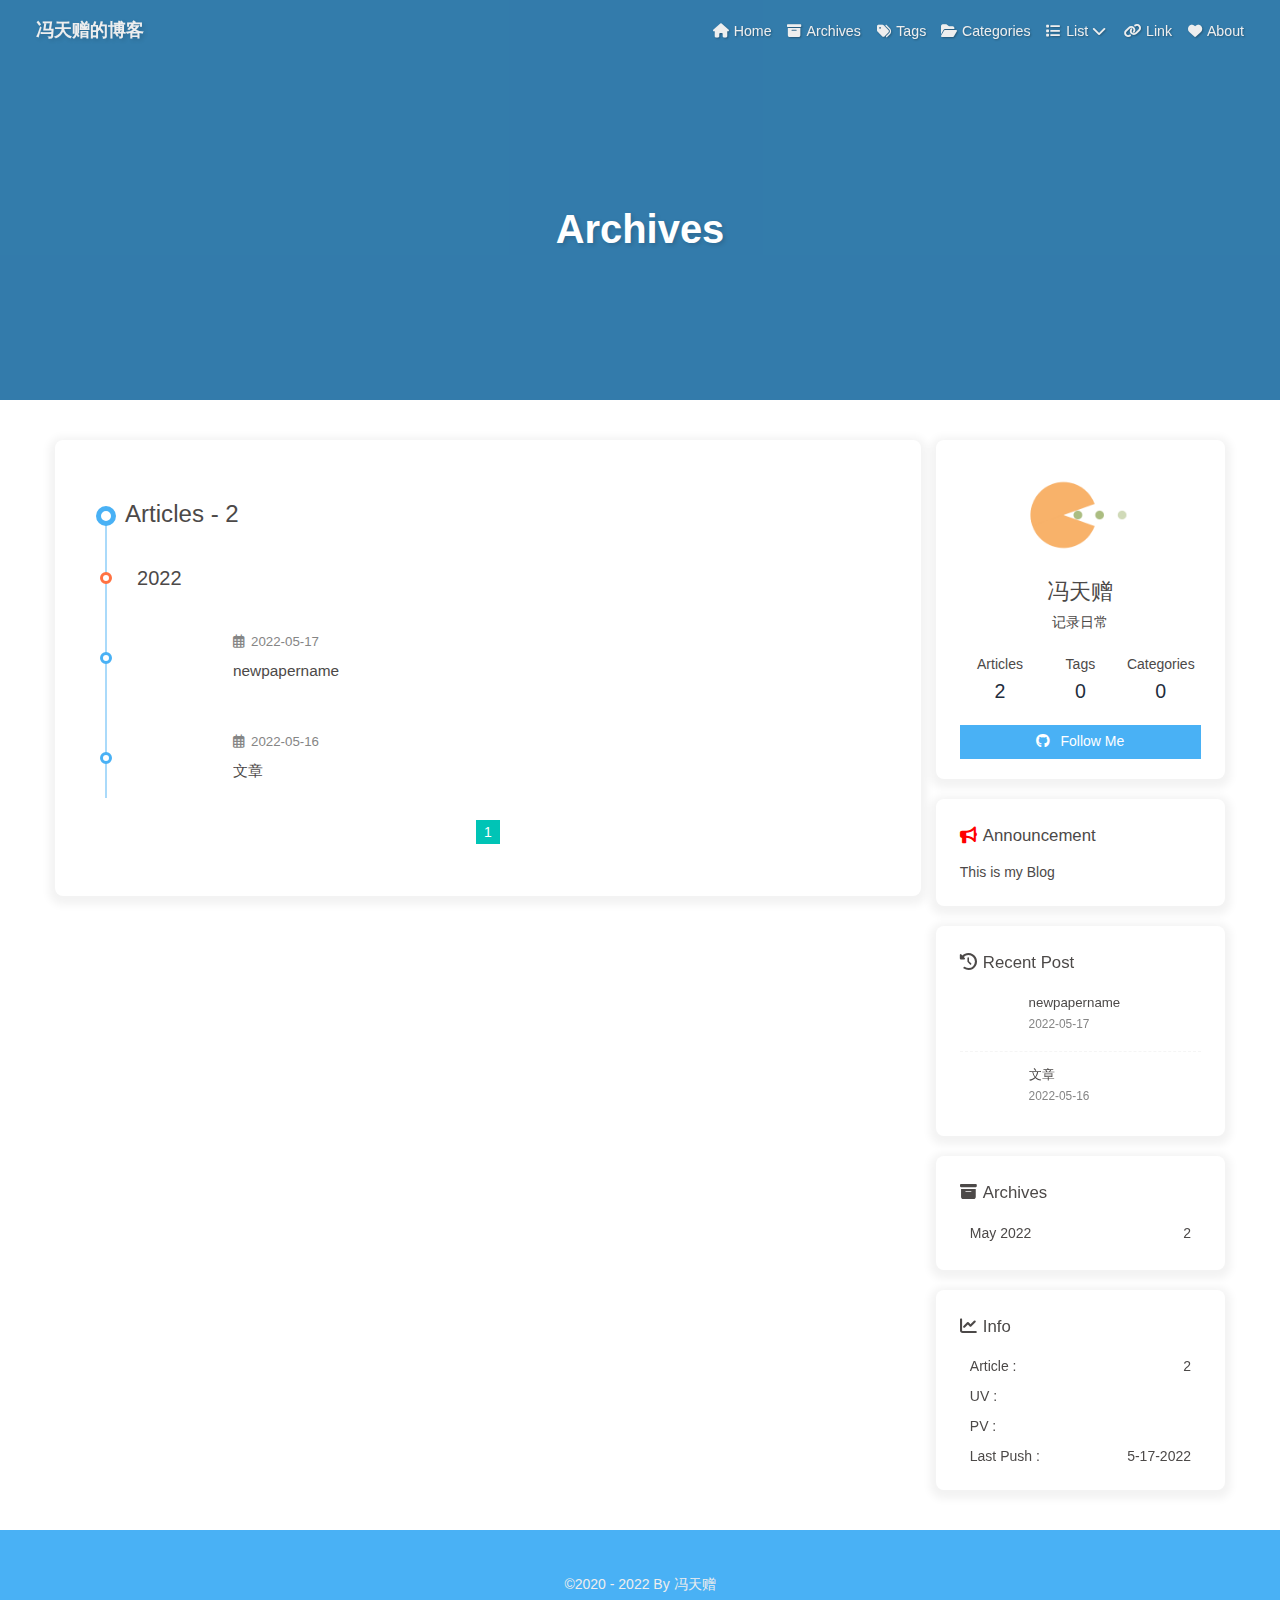
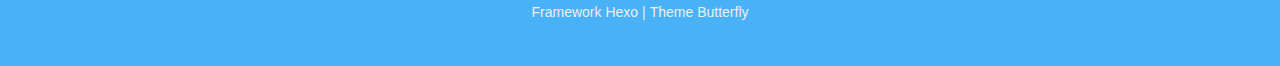
<file: archives/2022/05/index.html>
<!DOCTYPE html><html lang="js" data-theme="light"><head><meta charset="UTF-8"><meta http-equiv="X-UA-Compatible" content="IE=edge"><meta name="viewport" content="width=device-width, initial-scale=1.0, maximum-scale=1.0, user-scalable=no"><title>Archives | 冯天赠的博客</title><meta name="author" content="冯天赠"><meta name="copyright" content="冯天赠"><meta name="format-detection" content="telephone=no"><meta name="theme-color" content="#ffffff"><meta name="description" content="记录日常">
<meta property="og:type" content="website">
<meta property="og:title" content="冯天赠的博客">
<meta property="og:url" content="http://fengtianzeng.co/archives/2022/05/index.html">
<meta property="og:site_name" content="冯天赠的博客">
<meta property="og:description" content="记录日常">
<meta property="og:locale">
<meta property="og:image" content="https://i.loli.net/2021/02/24/5O1day2nriDzjSu.png">
<meta property="article:author" content="冯天赠">
<meta name="twitter:card" content="summary">
<meta name="twitter:image" content="https://i.loli.net/2021/02/24/5O1day2nriDzjSu.png"><link rel="shortcut icon" href="/img/favicon.png"><link rel="canonical" href="http://fengtianzeng.co/archives/2022/05/"><link rel="preconnect" href="//cdn.jsdelivr.net"/><link rel="preconnect" href="//busuanzi.ibruce.info"/><link rel="stylesheet" href="/css/index.css"><link rel="stylesheet" href="https://cdn.jsdelivr.net/npm/@fortawesome/fontawesome-free@6/css/all.min.css" media="print" onload="this.media='all'"><link rel="stylesheet" href="https://cdn.jsdelivr.net/npm/@fancyapps/ui/dist/fancybox.css" media="print" onload="this.media='all'"><script>const GLOBAL_CONFIG = { 
  root: '/',
  algolia: undefined,
  localSearch: undefined,
  translate: undefined,
  noticeOutdate: undefined,
  highlight: {"plugin":"highlighjs","highlightCopy":true,"highlightLang":true,"highlightHeightLimit":false},
  copy: {
    success: 'Copy successfully',
    error: 'Copy error',
    noSupport: 'The browser does not support'
  },
  relativeDate: {
    homepage: false,
    post: false
  },
  runtime: '',
  date_suffix: {
    just: 'Just',
    min: 'minutes ago',
    hour: 'hours ago',
    day: 'days ago',
    month: 'months ago'
  },
  copyright: undefined,
  lightbox: 'fancybox',
  Snackbar: undefined,
  source: {
    justifiedGallery: {
      js: 'https://cdn.jsdelivr.net/npm/flickr-justified-gallery@2/dist/fjGallery.min.js',
      css: 'https://cdn.jsdelivr.net/npm/flickr-justified-gallery@2/dist/fjGallery.min.css'
    }
  },
  isPhotoFigcaption: false,
  islazyload: false,
  isAnchor: false
}</script><script id="config-diff">var GLOBAL_CONFIG_SITE = {
  title: 'Archives',
  isPost: false,
  isHome: false,
  isHighlightShrink: false,
  isToc: false,
  postUpdate: '2022-05-17 10:05:20'
}</script><noscript><style type="text/css">
  #nav {
    opacity: 1
  }
  .justified-gallery img {
    opacity: 1
  }

  #recent-posts time,
  #post-meta time {
    display: inline !important
  }
</style></noscript><script>(win=>{
    win.saveToLocal = {
      set: function setWithExpiry(key, value, ttl) {
        if (ttl === 0) return
        const now = new Date()
        const expiryDay = ttl * 86400000
        const item = {
          value: value,
          expiry: now.getTime() + expiryDay,
        }
        localStorage.setItem(key, JSON.stringify(item))
      },

      get: function getWithExpiry(key) {
        const itemStr = localStorage.getItem(key)

        if (!itemStr) {
          return undefined
        }
        const item = JSON.parse(itemStr)
        const now = new Date()

        if (now.getTime() > item.expiry) {
          localStorage.removeItem(key)
          return undefined
        }
        return item.value
      }
    }
  
    win.getScript = url => new Promise((resolve, reject) => {
      const script = document.createElement('script')
      script.src = url
      script.async = true
      script.onerror = reject
      script.onload = script.onreadystatechange = function() {
        const loadState = this.readyState
        if (loadState && loadState !== 'loaded' && loadState !== 'complete') return
        script.onload = script.onreadystatechange = null
        resolve()
      }
      document.head.appendChild(script)
    })
  
      win.activateDarkMode = function () {
        document.documentElement.setAttribute('data-theme', 'dark')
        if (document.querySelector('meta[name="theme-color"]') !== null) {
          document.querySelector('meta[name="theme-color"]').setAttribute('content', '#0d0d0d')
        }
      }
      win.activateLightMode = function () {
        document.documentElement.setAttribute('data-theme', 'light')
        if (document.querySelector('meta[name="theme-color"]') !== null) {
          document.querySelector('meta[name="theme-color"]').setAttribute('content', '#ffffff')
        }
      }
      const t = saveToLocal.get('theme')
    
          if (t === 'dark') activateDarkMode()
          else if (t === 'light') activateLightMode()
        
      const asideStatus = saveToLocal.get('aside-status')
      if (asideStatus !== undefined) {
        if (asideStatus === 'hide') {
          document.documentElement.classList.add('hide-aside')
        } else {
          document.documentElement.classList.remove('hide-aside')
        }
      }
    
    const detectApple = () => {
      if(/iPad|iPhone|iPod|Macintosh/.test(navigator.userAgent)){
        document.documentElement.classList.add('apple')
      }
    }
    detectApple()
    })(window)</script><meta name="generator" content="Hexo 5.4.2"></head><body><div id="sidebar"><div id="menu-mask"></div><div id="sidebar-menus"><div class="avatar-img is-center"><img src="https://i.loli.net/2021/02/24/5O1day2nriDzjSu.png" onerror="onerror=null;src='/img/friend_404.gif'" alt="avatar"/></div><div class="sidebar-site-data site-data is-center"><a href="/archives/"><div class="headline">Articles</div><div class="length-num">2</div></a><a href="/tags/"><div class="headline">Tags</div><div class="length-num">0</div></a><a href="/categories/"><div class="headline">Categories</div><div class="length-num">0</div></a></div><hr/><div class="menus_items"><div class="menus_item"><a class="site-page" href="/"><i class="fa-fw fas fa-home"></i><span> Home</span></a></div><div class="menus_item"><a class="site-page" href="/archives/"><i class="fa-fw fas fa-archive"></i><span> Archives</span></a></div><div class="menus_item"><a class="site-page" href="/tags/"><i class="fa-fw fas fa-tags"></i><span> Tags</span></a></div><div class="menus_item"><a class="site-page" href="/categories/"><i class="fa-fw fas fa-folder-open"></i><span> Categories</span></a></div><div class="menus_item"><a class="site-page group" href="javascript:void(0);"><i class="fa-fw fas fa-list"></i><span> List</span><i class="fas fa-chevron-down"></i></a><ul class="menus_item_child"><li><a class="site-page child" href="/music/"><i class="fa-fw fas fa-music"></i><span> Music</span></a></li><li><a class="site-page child" href="/movies/"><i class="fa-fw fas fa-video"></i><span> Movie</span></a></li></ul></div><div class="menus_item"><a class="site-page" href="/link/"><i class="fa-fw fas fa-link"></i><span> Link</span></a></div><div class="menus_item"><a class="site-page" href="/about/"><i class="fa-fw fas fa-heart"></i><span> About</span></a></div></div></div></div><div class="page" id="body-wrap"><header class="not-home-page" id="page-header"><nav id="nav"><span id="blog_name"><a id="site-name" href="/">冯天赠的博客</a></span><div id="menus"><div class="menus_items"><div class="menus_item"><a class="site-page" href="/"><i class="fa-fw fas fa-home"></i><span> Home</span></a></div><div class="menus_item"><a class="site-page" href="/archives/"><i class="fa-fw fas fa-archive"></i><span> Archives</span></a></div><div class="menus_item"><a class="site-page" href="/tags/"><i class="fa-fw fas fa-tags"></i><span> Tags</span></a></div><div class="menus_item"><a class="site-page" href="/categories/"><i class="fa-fw fas fa-folder-open"></i><span> Categories</span></a></div><div class="menus_item"><a class="site-page group" href="javascript:void(0);"><i class="fa-fw fas fa-list"></i><span> List</span><i class="fas fa-chevron-down"></i></a><ul class="menus_item_child"><li><a class="site-page child" href="/music/"><i class="fa-fw fas fa-music"></i><span> Music</span></a></li><li><a class="site-page child" href="/movies/"><i class="fa-fw fas fa-video"></i><span> Movie</span></a></li></ul></div><div class="menus_item"><a class="site-page" href="/link/"><i class="fa-fw fas fa-link"></i><span> Link</span></a></div><div class="menus_item"><a class="site-page" href="/about/"><i class="fa-fw fas fa-heart"></i><span> About</span></a></div></div><div id="toggle-menu"><a class="site-page"><i class="fas fa-bars fa-fw"></i></a></div></div></nav><div id="page-site-info"><h1 id="site-title">Archives</h1></div></header><main class="layout" id="content-inner"><div id="archive"><div class="article-sort-title">Articles - 2</div><div class="article-sort"><div class="article-sort-item year">2022</div><div class="article-sort-item"><a class="article-sort-item-img" href="/2022/05/17/newpapername/" title="newpapername"><img src="[data-uri]" alt="newpapername" onerror="this.onerror=null;this.src='/img/404.jpg'"></a><div class="article-sort-item-info"><div class="article-sort-item-time"><i class="far fa-calendar-alt"></i><time class="post-meta-date-created" datetime="2022-05-17T00:41:28.000Z" title="Created 2022-05-17 00:41:28">2022-05-17</time></div><a class="article-sort-item-title" href="/2022/05/17/newpapername/" title="newpapername">newpapername</a></div></div><div class="article-sort-item"><a class="article-sort-item-img" href="/2022/05/16/hello-world/" title="文章"><img src="[data-uri]" alt="文章" onerror="this.onerror=null;this.src='/img/404.jpg'"></a><div class="article-sort-item-info"><div class="article-sort-item-time"><i class="far fa-calendar-alt"></i><time class="post-meta-date-created" datetime="2022-05-16T15:55:21.569Z" title="Created 2022-05-16 15:55:21">2022-05-16</time></div><a class="article-sort-item-title" href="/2022/05/16/hello-world/" title="文章">文章</a></div></div></div><nav id="pagination"><div class="pagination"><span class="page-number current">1</span></div></nav></div><div class="aside-content" id="aside-content"><div class="card-widget card-info"><div class="is-center"><div class="avatar-img"><img src="https://i.loli.net/2021/02/24/5O1day2nriDzjSu.png" onerror="this.onerror=null;this.src='/img/friend_404.gif'" alt="avatar"/></div><div class="author-info__name">冯天赠</div><div class="author-info__description">记录日常</div></div><div class="card-info-data site-data is-center"><a href="/archives/"><div class="headline">Articles</div><div class="length-num">2</div></a><a href="/tags/"><div class="headline">Tags</div><div class="length-num">0</div></a><a href="/categories/"><div class="headline">Categories</div><div class="length-num">0</div></a></div><a id="card-info-btn" target="_blank" rel="noopener" href="https://github.com/xxxxxx"><i class="fab fa-github"></i><span>Follow Me</span></a></div><div class="card-widget card-announcement"><div class="item-headline"><i class="fas fa-bullhorn fa-shake"></i><span>Announcement</span></div><div class="announcement_content">This is my Blog</div></div><div class="sticky_layout"><div class="card-widget card-recent-post"><div class="item-headline"><i class="fas fa-history"></i><span>Recent Post</span></div><div class="aside-list"><div class="aside-list-item"><a class="thumbnail" href="/2022/05/17/newpapername/" title="newpapername"><img src="[data-uri]" onerror="this.onerror=null;this.src='/img/404.jpg'" alt="newpapername"/></a><div class="content"><a class="title" href="/2022/05/17/newpapername/" title="newpapername">newpapername</a><time datetime="2022-05-17T00:41:28.000Z" title="Created 2022-05-17 00:41:28">2022-05-17</time></div></div><div class="aside-list-item"><a class="thumbnail" href="/2022/05/16/hello-world/" title="文章"><img src="[data-uri]" onerror="this.onerror=null;this.src='/img/404.jpg'" alt="文章"/></a><div class="content"><a class="title" href="/2022/05/16/hello-world/" title="文章">文章</a><time datetime="2022-05-16T15:55:21.569Z" title="Created 2022-05-16 15:55:21">2022-05-16</time></div></div></div></div><div class="card-widget card-archives"><div class="item-headline"><i class="fas fa-archive"></i><span>Archives</span></div><ul class="card-archive-list"><li class="card-archive-list-item"><a class="card-archive-list-link" href="/archives/2022/05/"><span class="card-archive-list-date">May 2022</span><span class="card-archive-list-count">2</span></a></li></ul></div><div class="card-widget card-webinfo"><div class="item-headline"><i class="fas fa-chart-line"></i><span>Info</span></div><div class="webinfo"><div class="webinfo-item"><div class="item-name">Article :</div><div class="item-count">2</div></div><div class="webinfo-item"><div class="item-name">UV :</div><div class="item-count" id="busuanzi_value_site_uv"></div></div><div class="webinfo-item"><div class="item-name">PV :</div><div class="item-count" id="busuanzi_value_site_pv"></div></div><div class="webinfo-item"><div class="item-name">Last Push :</div><div class="item-count" id="last-push-date" data-lastPushDate="2022-05-17T10:05:20.749Z"></div></div></div></div></div></div></main><footer id="footer"><div id="footer-wrap"><div class="copyright">&copy;2020 - 2022 By 冯天赠</div><div class="framework-info"><span>Framework </span><a target="_blank" rel="noopener" href="https://hexo.io">Hexo</a><span class="footer-separator">|</span><span>Theme </span><a target="_blank" rel="noopener" href="https://github.com/jerryc127/hexo-theme-butterfly">Butterfly</a></div></div></footer></div><div id="rightside"><div id="rightside-config-hide"><button id="darkmode" type="button" title="Toggle Between Light And Dark Mode"><i class="fas fa-adjust"></i></button><button id="hide-aside-btn" type="button" title="Toggle between single-column and double-column"><i class="fas fa-arrows-alt-h"></i></button></div><div id="rightside-config-show"><button id="rightside_config" type="button" title="Setting"><i class="fas fa-cog fa-spin"></i></button><button id="go-up" type="button" title="Back To Top"><i class="fas fa-arrow-up"></i></button></div></div><div><script src="/js/utils.js"></script><script src="/js/main.js"></script><script src="https://cdn.jsdelivr.net/npm/@fancyapps/ui/dist/fancybox.umd.js"></script><div class="js-pjax"></div><script async data-pjax src="//busuanzi.ibruce.info/busuanzi/2.3/busuanzi.pure.mini.js"></script></div></body></html>
</file>
